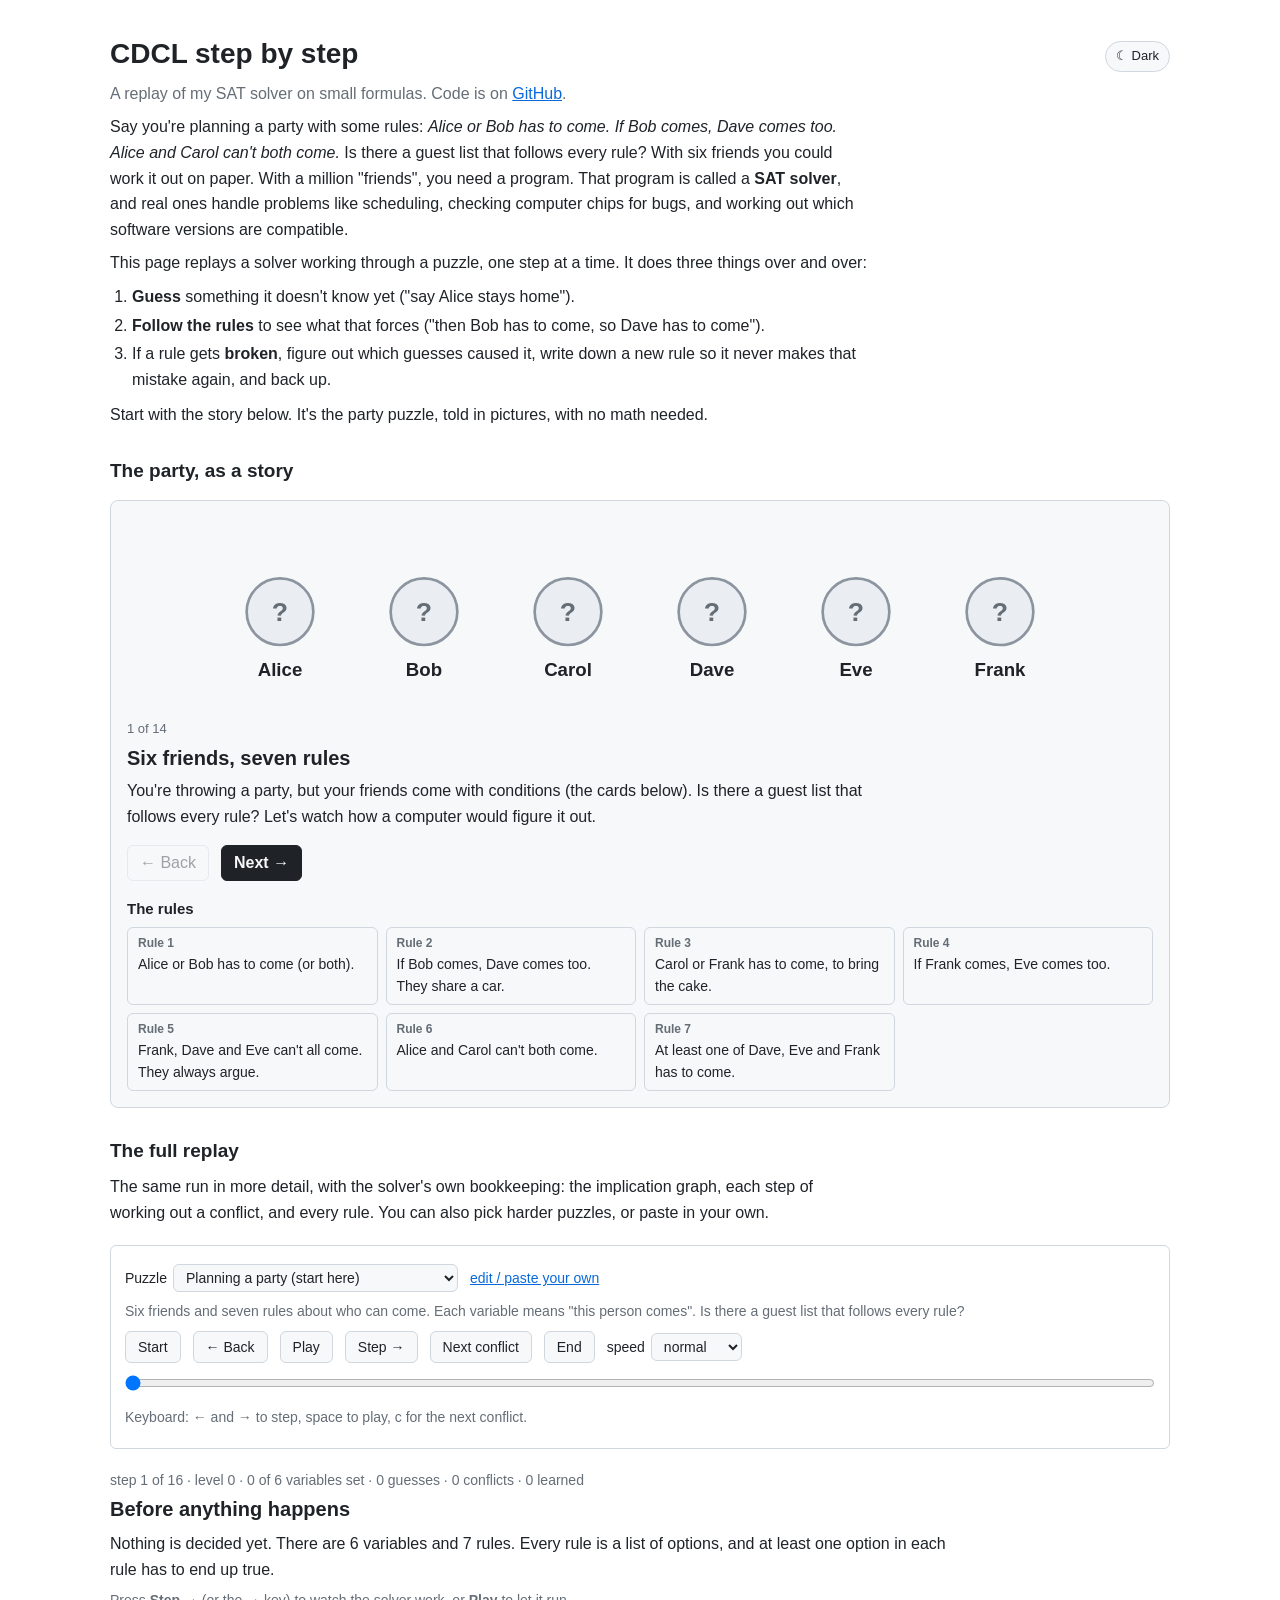
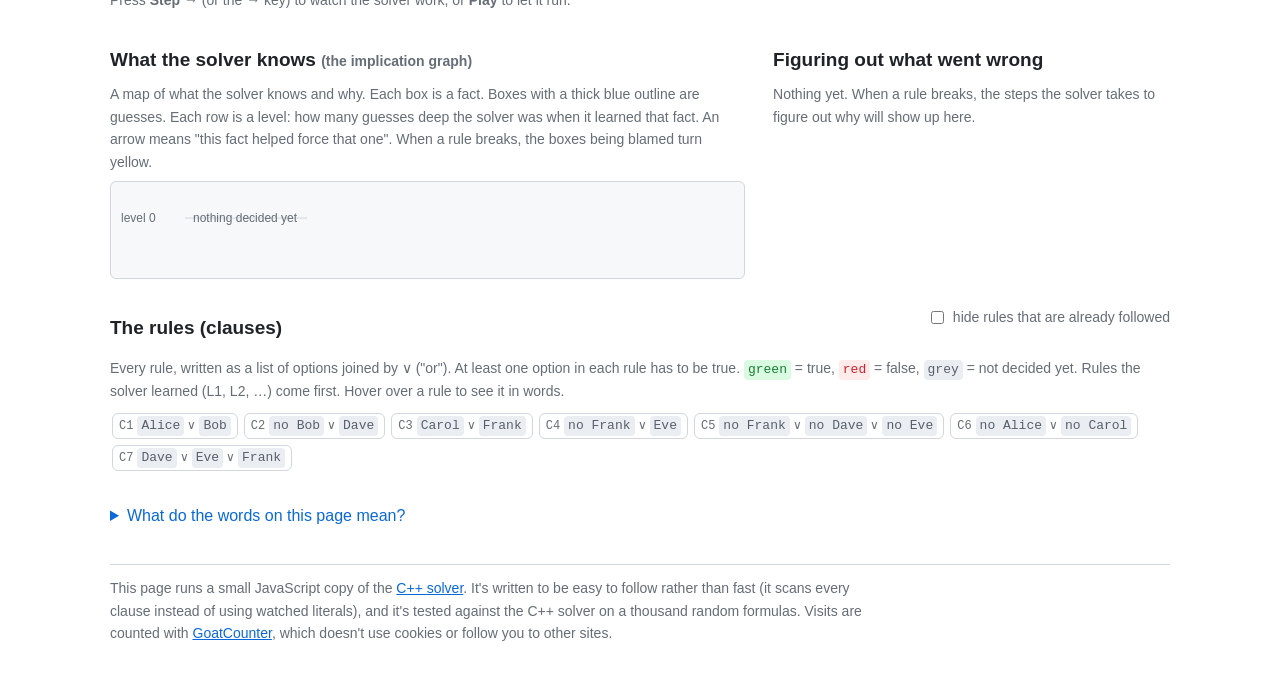
<file: docs/index.html>
<!doctype html>
<html lang="en">
<head>
  <meta charset="utf-8">
  <meta name="viewport" content="width=device-width, initial-scale=1">
  <title>CDCL step by step · logic-lab</title>
  <meta name="description" content="How computers solve logic puzzles, one step at a time, starting with planning a party. No math needed.">
  <link rel="icon" href="favicon.svg" type="image/svg+xml">
  <link rel="icon" href="favicon-32.png" sizes="32x32" type="image/png">
  <link rel="apple-touch-icon" href="apple-touch-icon.png">
  <!-- Link previews (iMessage, Slack, Discord, LinkedIn, X, ...) -->
  <meta property="og:type" content="website">
  <meta property="og:site_name" content="logic-lab">
  <meta property="og:title" content="Watch a SAT solver think">
  <meta property="og:description" content="How computers solve logic puzzles, one step at a time, starting with planning a party. No math needed.">
  <meta property="og:url" content="https://mamoonrkhan.github.io/logic-lab/">
  <meta property="og:image" content="https://mamoonrkhan.github.io/logic-lab/preview.png">
  <meta property="og:image:width" content="1200">
  <meta property="og:image:height" content="630">
  <meta property="og:image:alt" content="Six friends marked coming or staying home, next to a rule the solver learned: Frank and Dave can't both come.">
  <meta name="twitter:card" content="summary_large_image">
  <script>
    // Pick the color theme before the page draws, so it never flashes the wrong one:
    // the reader's saved choice if there is one, otherwise their system setting.
    (function () {
      var saved = null;
      try { saved = localStorage.getItem('theme'); } catch (e) {}
      var dark = saved ? saved === 'dark' : window.matchMedia('(prefers-color-scheme: dark)').matches;
      document.documentElement.setAttribute('data-theme', dark ? 'dark' : 'light');
    })();
  </script>
  <link rel="stylesheet" href="visualizer/style.css">
  <script defer src="visualizer/cdcl.js"></script>
  <script defer src="visualizer/app.js"></script>
  <script defer src="visualizer/story.js"></script>
  <!-- Visit counting with GoatCounter: no cookies, nothing that follows you across sites.
       It skips local files and pages shown inside frames, so testing doesn't count. -->
  <script data-goatcounter="https://mamoon.goatcounter.com/count" async src="https://gc.zgo.at/count.js"></script>
</head>
<body>
  <main>
    <div class="title-row">
      <h1>CDCL step by step</h1>
      <button id="theme-toggle" class="theme-toggle" type="button">☾ Dark</button>
    </div>
    <p class="sub">
      A replay of my SAT solver on small formulas. Code is on <a href="https://github.com/mamoonrkhan/logic-lab">GitHub</a>.
    </p>

    <p>
      Say you're planning a party with some rules: <i>Alice or Bob has to come. If Bob comes, Dave comes too.
      Alice and Carol can't both come.</i> Is there a guest list that follows every rule? With six friends you could
      work it out on paper. With a million "friends", you need a program. That program is called a
      <b>SAT solver</b>, and real ones handle problems like scheduling, checking computer chips for bugs, and
      working out which software versions are compatible.
    </p>
    <p>
      This page replays a solver working through a puzzle, one step at a time. It does three things over and over:
    </p>
    <ol class="plain-steps">
      <li><b>Guess</b> something it doesn't know yet ("say Alice stays home").</li>
      <li><b>Follow the rules</b> to see what that forces ("then Bob has to come, so Dave has to come").</li>
      <li>If a rule gets <b>broken</b>, figure out which guesses caused it, write down a new rule so it never makes
        that mistake again, and back up.</li>
    </ol>
    <p>Start with the story below. It's the party puzzle, told in pictures, with no math needed.</p>

    <h2>The party, as a story</h2>
    <figure class="story">
      <svg id="story-scene" viewBox="0 0 660 150" role="img" aria-label="Six friends, each coming, staying home, or not decided yet">
        <g id="story-friends"></g>
      </svg>
      <div class="story-body" aria-live="polite">
        <p class="where" id="story-count"></p>
        <div id="story-text"></div>
      </div>
      <div class="row">
        <button id="story-prev">← Back</button>
        <button id="story-next" class="primary">Next →</button>
      </div>
      <h3 class="cards-title">The rules</h3>
      <ol id="story-cards" class="cards"></ol>
    </figure>

    <h2>The full replay</h2>
    <p>
      The same run in more detail, with the solver's own bookkeeping: the implication graph, each step of working
      out a conflict, and every rule. You can also pick harder puzzles, or paste in your own.
    </p>

    <div class="controls">
      <div class="row">
        <label>Puzzle <select id="example"></select></label>
        <button id="edit-toggle" class="link" aria-expanded="false" aria-controls="editor">edit / paste your own</button>
      </div>
      <p id="blurb" class="note"></p>

      <div id="random-controls" class="row" hidden>
        <label>variables <input id="rand-n" type="number" min="3" max="40" value="12"></label>
        <label>clauses <input id="rand-m" type="number" min="1" max="300" value="51"></label>
        <label>seed <input id="rand-seed" type="number" min="1" value="1"></label>
        <button id="rand-go">Generate</button>
      </div>

      <div id="editor" hidden>
        <textarea id="dimacs" spellcheck="false" rows="10" aria-label="Formula in DIMACS CNF format"></textarea>
        <div class="row">
          <button id="solve">Run this formula</button>
          <span class="note">DIMACS format: one clause per line, ending in 0. Name a variable with a line like <code>c var 3 rain</code>.</span>
        </div>
      </div>
      <p id="error" class="error" hidden></p>

      <div class="row" role="toolbar" aria-label="Playback">
        <button id="first" title="Home">Start</button>
        <button id="prev" title="Left arrow">← Back</button>
        <button id="play" title="Space">Play</button>
        <button id="next" title="Right arrow">Step →</button>
        <button id="next-conflict" title="C">Next conflict</button>
        <button id="last" title="End">End</button>
        <label>speed
          <select id="speed">
            <option value="1">slow</option>
            <option value="2" selected>normal</option>
            <option value="6">fast</option>
            <option value="30">very fast</option>
          </select>
        </label>
      </div>
      <input id="scrub" type="range" min="0" value="0" aria-label="Step">
      <p class="note keys-hint">Keyboard: ← and → to step, space to play, c for the next conflict.</p>
    </div>

    <div class="now" aria-live="polite">
      <p class="where" id="where"></p>
      <div id="narrative"></div>
    </div>

    <div class="split">
      <section>
        <h2>What the solver knows <span class="note">(the implication graph)</span></h2>
        <p class="note">
          A map of what the solver knows and why. Each box is a fact. Boxes with a thick blue outline are guesses.
          Each row is a level: how many guesses deep the solver was when it learned that fact. An arrow means "this fact helped force that one". When a rule breaks,
          the boxes being blamed turn yellow.
        </p>
        <p class="note touch-hint">Swipe sideways inside the box to see the whole graph.</p>
        <div class="graph-scroll"><svg id="graph" role="img" aria-label="Implication graph"></svg></div>
      </section>
      <section>
        <h2>Figuring out what went wrong</h2>
        <div id="analysis"></div>
      </section>
    </div>

    <section>
      <div class="row between">
        <h2>The rules (clauses)</h2>
        <label class="note"><input type="checkbox" id="hide-sat"> hide rules that are already followed</label>
      </div>
      <p class="note">
        Every rule, written as a list of options joined by ∨ ("or"). At least one option in each rule has to be
        true. <span class="lit t">green</span> = true, <span class="lit f">red</span> = false,
        <span class="lit u">grey</span> = not decided yet. Rules the solver learned (L1, L2, …) come first.
        Hover over a rule to see it in words.
      </p>
      <div id="clauses" class="clause-grid"></div>
    </section>

    <details class="glossary">
      <summary>What do the words on this page mean?</summary>
      <dl>
        <dt>variable</dt><dd>Something that's either true or false, like "Alice comes to the party".</dd>
        <dt>literal</dt><dd>A variable or its opposite: "Alice comes" or "Alice doesn't come" (written ¬Alice or "no Alice").</dd>
        <dt>clause (rule)</dt><dd>A list of literals joined by "or". It's followed if at least one of them is true.</dd>
        <dt>forced (unit propagation)</dt><dd>When every option in a rule is ruled out except one, that last one has to be true.</dd>
        <dt>level</dt><dd>Which guess a fact came from. Facts on level 3 depend on the third guess.</dd>
        <dt>conflict</dt><dd>A rule where every option has been ruled out. Some guess was wrong.</dd>
        <dt>resolution</dt><dd>Combining two rules into a new one that follows from both. It's how the solver works out a learned rule.</dd>
        <dt>learned clause</dt><dd>A new rule the solver figured out from a conflict. It always follows from the original rules.</dd>
        <dt>backjump</dt><dd>Undoing several guesses at once, back to the last one that actually mattered.</dd>
        <dt>SAT / UNSAT</dt><dd>Satisfiable (some assignment follows every rule) or unsatisfiable (none does).</dd>
      </dl>
    </details>

    <hr>
    <p class="note">
      This page runs a small JavaScript copy of the <a href="https://github.com/mamoonrkhan/logic-lab/blob/main/src/cdcl.cpp">C++ solver</a>.
      It's written to be easy to follow rather than fast (it scans every clause instead of using watched literals),
      and it's tested against the C++ solver on a thousand random formulas.
      Visits are counted with <a href="https://www.goatcounter.com">GoatCounter</a>, which doesn't use cookies or
      follow you to other sites.
    </p>
  </main>

  <script>
    // The light/dark toggle. The starting theme is set by a small script in the page's <head>.
    (function () {
      'use strict';
      const root = document.documentElement;
      const button = document.getElementById('theme-toggle');
      const system = window.matchMedia('(prefers-color-scheme: dark)');
      const saved = () => { try { return localStorage.getItem('theme'); } catch (e) { return null; } };

      function label() {
        const dark = root.getAttribute('data-theme') === 'dark';
        button.textContent = dark ? '☀ Light' : '☾ Dark';
        button.setAttribute('aria-label', dark ? 'Switch to light mode' : 'Switch to dark mode');
      }

      button.addEventListener('click', () => {
        const next = root.getAttribute('data-theme') === 'dark' ? 'light' : 'dark';
        root.setAttribute('data-theme', next);
        try { localStorage.setItem('theme', next); } catch (e) { /* private browsing: just don't remember */ }
        label();
      });

      // Until the reader picks a theme, follow the system setting if it changes.
      system.addEventListener('change', (e) => {
        if (!saved()) {
          root.setAttribute('data-theme', e.matches ? 'dark' : 'light');
          label();
        }
      });

      label();
    })();
  </script>
</body>
</html>
</file>
<file: docs/visualizer/style.css>
:root {
  --text: #1f2328;
  --muted: #656d76;
  --line: #d0d7de;
  --box: #f6f8fa;
  --link: #0969da;
  --true: #1a7f37;
  --true-bg: #dafbe1;
  --false: #cf222e;
  --false-bg: #ffebe9;
  --unk: #57606a;
  --unk-bg: #eaeef2;
  --decision: #0969da;
  --implied: #8c959f;
  --conflict: #cf222e;
  --cut: #fff8c5;
  --cut-edge: #bf8700;
  --uip: #eac54f;
  --learned: #8250df;
  --learned-bg: #fbefff;
  --mono: ui-monospace, Menlo, Consolas, monospace;
  --page: #ffffff;
  color-scheme: light;
}
:root[data-theme="dark"] {
  --text: #e6edf3;
  --muted: #9198a1;
  --line: #3d444d;
  --box: #151b23;
  --link: #4493f8;
  --true: #3fb950;
  --true-bg: #12261e;
  --false: #f85149;
  --false-bg: #2d1214;
  --unk: #b7bdc8;
  --unk-bg: #262c36;
  --decision: #4493f8;
  --implied: #656c76;
  --conflict: #f85149;
  --cut: #3b2e00;
  --cut-edge: #d29922;
  --uip: #d29922;
  --learned: #ab7df8;
  --learned-bg: #231a35;
  --page: #0d1117;
  color-scheme: dark;
}

* { box-sizing: border-box; }
body { background: var(--page); }
[hidden] { display: none !important; }

body {
  margin: 0;
  color: var(--text);
  font: 16px/1.6 -apple-system, BlinkMacSystemFont, "Segoe UI", Helvetica, Arial, sans-serif;
}
main { max-width: 1100px; margin: 0 auto; padding: 32px 20px 48px; }
main > p { max-width: 760px; }
a { color: var(--link); }
code { font: 13px var(--mono); }
h1 { font-size: 28px; margin: 0 0 4px; }
h2 { font-size: 19px; margin: 28px 0 6px; }
p { margin: 8px 0; }
hr { border: 0; border-top: 1px solid var(--line); margin: 36px 0 12px; }
.sub { color: var(--muted); margin-top: 0; }
.note { color: var(--muted); font-size: 14px; }
.error { color: var(--false); }

/* ---------------------------------------------------------------- controls */

.controls { border: 1px solid var(--line); border-radius: 6px; padding: 12px 14px; margin: 20px 0; font-size: 14px; }
.row { display: flex; flex-wrap: wrap; align-items: center; gap: 8px 12px; margin: 6px 0; }
.row.between { justify-content: space-between; }
.row label { display: inline-flex; align-items: center; gap: 6px; }
select, input[type=number], textarea {
  font: inherit; color: var(--text); background: var(--box);
  border: 1px solid var(--line); border-radius: 6px; padding: 4px 8px;
}
#example { max-width: 440px; }
input[type=number] { width: 80px; font-family: var(--mono); }
textarea { width: 100%; font: 13px/1.45 var(--mono); margin-top: 6px; }
button {
  font: inherit; color: var(--text); background: var(--box);
  border: 1px solid var(--line); border-radius: 6px; padding: 4px 12px; cursor: pointer;
}
button:hover { border-color: var(--muted); }
button.link { border: 0; background: none; color: var(--link); padding: 0; text-decoration: underline; }
#scrub { width: 100%; margin: 6px 0 0; }

/* ---------------------------------------------------------------- current step */

.now { min-height: 140px; }
.where { color: var(--muted); font-size: 14px; margin: 0; font-variant-numeric: tabular-nums; }
#narrative h3 { font-size: 20px; margin: 2px 0 6px; }
#narrative p { margin: 0 0 6px; max-width: 840px; }
#narrative .bad { color: var(--conflict); }
#narrative .good { color: var(--true); }
#narrative .aside { color: var(--muted); font-size: 14px; }

/* ---------------------------------------------------------------- graph and analysis */

.split { display: grid; grid-template-columns: minmax(0, 1.6fr) minmax(260px, 1fr); gap: 28px; }
.graph-scroll { overflow: auto; max-height: 480px; background: var(--box); border: 1px solid var(--line); border-radius: 6px; }
#graph { display: block; font: 12.5px var(--mono); }
#graph .lane { stroke: var(--line); }
#graph .lane-label { fill: var(--muted); font: 12px -apple-system, BlinkMacSystemFont, "Segoe UI", sans-serif; }
#graph .edge { fill: none; stroke: var(--implied); stroke-width: 1.3; }
#graph .edge.bad { stroke: var(--conflict); stroke-width: 1.7; }
#graph .arrowhead { fill: var(--implied); }
#graph .arrowhead.bad { fill: var(--conflict); }
#graph .node rect { fill: var(--box); stroke: var(--implied); stroke-width: 1.2; }
#graph .node text { text-anchor: middle; fill: var(--text); }
#graph .node.pos text { fill: var(--true); }
#graph .node.neg text { fill: var(--false); }
#graph .node.decision rect { stroke: var(--decision); stroke-width: 2.5; }
#graph .node.cut rect { fill: var(--cut); stroke: var(--cut-edge); stroke-width: 1.6; }
#graph .node.resolved { opacity: .4; }
#graph .node.resolved rect { stroke-dasharray: 3 3; }
#graph .node.uip rect { fill: var(--uip); stroke: var(--cut-edge); }
#graph .node.uip text { fill: #1f2328; }
#graph .node.kappa rect { fill: var(--false-bg); stroke: var(--conflict); stroke-width: 2; }
#graph .node.kappa text { fill: var(--conflict); font-weight: 600; }

#analysis { font-size: 14px; }
#analysis .empty { color: var(--muted); }
.derivation { list-style: none; margin: 0; padding: 0; max-height: 520px; overflow: auto; }
.derivation li { padding: 6px 0; border-bottom: 1px solid var(--line); }
.derivation li:last-child { border-bottom: 0; }
.derivation .what { display: block; color: var(--muted); font-size: 13px; }
.derivation .learned-row .what { color: var(--learned); font-weight: 600; }
.derivation .then { display: block; margin-top: 2px; }
.caption { color: var(--muted); font-size: 13px; }

/* ---------------------------------------------------------------- literals and clauses */

.lit { display: inline-block; padding: 0 4px; border-radius: 4px; font: 13px/20px var(--mono); white-space: nowrap; }
.lit.t { color: var(--true); background: var(--true-bg); }
.lit.f { color: var(--false); background: var(--false-bg); }
.lit.u { color: var(--unk); background: var(--unk-bg); }
.or { color: var(--muted); margin: 0 3px; font: 12px var(--mono); }
.paren { color: var(--muted); font-family: var(--mono); }
.empty-clause { font-weight: 600; color: var(--conflict); }
.ctag { font: 12px var(--mono); color: var(--muted); margin-right: 4px; }
.ctag.learned { color: var(--learned); font-weight: 600; }

.clause-grid { display: flex; flex-wrap: wrap; gap: 6px; max-height: 360px; overflow: auto; padding: 2px; }
.cl { display: inline-flex; align-items: center; padding: 2px 6px; border: 1px solid var(--line); border-radius: 6px; }
.cl.sat { opacity: .45; }
.cl.unit { border-color: var(--cut-edge); }
.cl.conflict { border-color: var(--conflict); background: var(--false-bg); opacity: 1; }
.cl.is-learned { background: var(--learned-bg); }
.cl.focus { opacity: 1; outline: 2px solid var(--link); outline-offset: 1px; }

@media (max-width: 900px) {
  .split { grid-template-columns: 1fr; }
}

/* ---------------------------------------------------------------- explanations for newcomers */

.plain-steps { max-width: 760px; margin: 6px 0 10px; padding-left: 22px; }
.plain-steps li { margin: 3px 0; }
#narrative .rule { margin: 4px 0 8px; padding: 4px 10px; border-left: 3px solid var(--line); font-style: italic; }
.glossary { margin-top: 30px; }
.glossary summary { cursor: pointer; color: var(--link); }
.glossary dl { display: grid; grid-template-columns: max-content 1fr; gap: 4px 16px; font-size: 14px; margin: 10px 0 0; }
.glossary dt { font-weight: 600; }
.glossary dd { margin: 0; color: var(--muted); }

/* ---------------------------------------------------------------- animation */

#narrative.fade { animation: fade-up .35s ease-out; }
@keyframes fade-up { from { opacity: 0; transform: translateY(4px); } }

/* New facts pop in; the inner group is animated so the outer translate() stays put. */
#graph .pop { transform-box: fill-box; transform-origin: center; }
#graph .enter .pop { animation: pop-in .4s cubic-bezier(.2, 1.4, .4, 1); }
@keyframes pop-in { from { opacity: 0; transform: scale(.4); } }

/* Arrows into a new fact draw themselves (pathLength="1" makes the dash maths easy). */
#graph .edge.draw { stroke-dasharray: 1; stroke-dashoffset: 1; animation: draw .45s ease-out .1s forwards; }
@keyframes draw { to { stroke-dashoffset: 0; } }

/* Facts undone by a backjump fade away where they were. */
#graph .leave { pointer-events: none; }
#graph .leave .pop { animation: leave .7s ease-in forwards; }
#graph .leave rect { fill: var(--box); stroke: var(--implied); stroke-dasharray: 3 3; }
#graph .leave text { fill: var(--muted); }
@keyframes leave { to { opacity: 0; transform: translateY(10px) scale(.8); } }

#graph .shake .pop { animation: pop-in .3s ease-out, shake .45s ease-in-out .3s; }
@keyframes shake { 20%, 60% { transform: translateX(-4px); } 40%, 80% { transform: translateX(4px); } }

/* Rules whose status just changed flash briefly. */
.cl.flash { animation: flash 1s ease-out; }
@keyframes flash { from { box-shadow: 0 0 0 4px var(--cut-edge); } to { box-shadow: 0 0 0 0 transparent; } }

@media (prefers-reduced-motion: reduce) {
  *, *::before, *::after { animation: none !important; transition: none !important; }
  #graph .edge.draw { stroke-dashoffset: 0; }
  #graph .leave { display: none; }
}

/* ---------------------------------------------------------------- beginner story */

.story { margin: 14px 0 8px; border: 1px solid var(--line); border-radius: 8px; padding: 12px 16px 16px; background: var(--box); }
#story-scene { display: block; width: 100%; height: auto; max-height: 200px; }
#story-scene .friend circle { fill: var(--unk-bg); stroke: var(--implied); stroke-width: 2; transition: fill .45s, stroke .45s; }
#story-scene .friend .mark { font: 700 20px -apple-system, BlinkMacSystemFont, sans-serif; text-anchor: middle; fill: var(--muted); }
#story-scene .friend .name { font: 600 14px -apple-system, BlinkMacSystemFont, sans-serif; text-anchor: middle; fill: var(--text); }
#story-scene .friend .status { font: 12px -apple-system, BlinkMacSystemFont, sans-serif; text-anchor: middle; fill: var(--muted); }
#story-scene .friend.in circle { fill: var(--true-bg); stroke: var(--true); }
#story-scene .friend.in .mark { fill: var(--true); }
#story-scene .friend.out circle { fill: var(--false-bg); stroke: var(--false); }
#story-scene .friend.out .mark { fill: var(--false); }
#story-scene .friend.clash circle { stroke: var(--conflict); stroke-width: 3.5; }
#story-scene .friend.blamed circle { stroke: var(--cut-edge); stroke-width: 3.5; }
#story-scene .tag rect { fill: var(--box); stroke: var(--line); }
#story-scene .tag.guess rect { stroke: var(--decision); stroke-width: 1.5; }
#story-scene .tag text { font: 11px -apple-system, BlinkMacSystemFont, sans-serif; text-anchor: middle; fill: var(--muted); }
#story-scene .tag.guess text { fill: var(--decision); font-weight: 600; }
#story-scene .body { transform-box: fill-box; transform-origin: center; }

.story-body { min-height: 120px; margin-top: 6px; }
.story-body .where { color: var(--muted); font-size: 13px; margin: 0; }
#story-text h3 { font-size: 20px; margin: 2px 0 4px; }
#story-text p { margin: 0; max-width: 760px; }
#story-text .bad { color: var(--conflict); }
#story-text .good { color: var(--true); }
#story-text.fade { animation: fade-up .35s ease-out; }
.story button.primary { background: var(--text); color: var(--box); border-color: var(--text); font-weight: 600; }
.story button:disabled { opacity: .4; cursor: default; }

.cards-title { font-size: 15px; margin: 16px 0 6px; }
.cards { list-style: none; margin: 0; padding: 0; display: grid; grid-template-columns: repeat(auto-fill, minmax(230px, 1fr)); gap: 8px; }
.card { border: 1px solid var(--line); border-radius: 6px; padding: 6px 10px; background: var(--box); font-size: 14px; transition: background .3s, border-color .3s; }
.card .num { display: block; font-size: 12px; font-weight: 600; color: var(--muted); }
.card.used { border-color: var(--cut-edge); background: var(--cut); }
.card.broken { border-color: var(--conflict); background: var(--false-bg); animation: card-shake .5s ease-in-out .15s; }
.card.learned { border-style: dashed; border-color: var(--learned); background: var(--learned-bg); }
.card.learned .num { color: var(--learned); }
.card.learned.used { border-style: solid; }
.card.new { animation: card-in .6s cubic-bezier(.2, 1.3, .4, 1); }
@keyframes card-shake { 20%, 60% { transform: translateX(-5px); } 40%, 80% { transform: translateX(5px); } }
@keyframes card-in { from { opacity: 0; transform: translateY(-14px) scale(.9); } }

/* A friend whose answer just changed pops; one whose answer was taken back shrinks first. */
#story-scene .arrive .body { animation: pop-in .45s cubic-bezier(.2, 1.4, .4, 1); }
#story-scene .reset .body { animation: reset .6s ease-out; }
@keyframes reset { 0% { transform: scale(1); opacity: 1; } 40% { transform: scale(.7); opacity: .3; } 100% { transform: scale(1); opacity: 1; } }
#story-scene .clash .body { animation: shake .45s ease-in-out .1s; }
#story-scene .tag { animation: fade-in .35s ease-out; }
@keyframes fade-in { from { opacity: 0; } }
/* The end: everyone who's coming does a little hop, one after another. */
#story-scene .party.in .body { animation: hop .6s ease-in-out calc(var(--i) * 90ms) 2; }
@keyframes hop { 50% { transform: translateY(-10px); } }

@media (prefers-reduced-motion: reduce) {
  #story-scene *, .card { animation: none !important; transition: none !important; }
}

/* ---------------------------------------------------------------- phones and touch screens */

select { max-width: 100%; }
.row label { flex-wrap: wrap; max-width: 100%; }
#example { min-width: 0; }
.touch-hint { display: none; }

@media (hover: none) {
  .keys-hint { display: none; }
  .touch-hint { display: block; }
}
@media (pointer: coarse) {
  button { padding: 8px 14px; }
  button.link { padding: 4px 0; }
  .story .row button { min-width: 96px; }
}
@media (max-width: 560px) {
  main { padding: 20px 14px 40px; }
  h1 { font-size: 24px; }
  /* iPhones zoom into any input with text smaller than 16px, so keep them at 16px. */
  select, input[type=number], textarea { font-size: 16px; }
  .controls { padding: 10px; }
  .controls .row label { width: 100%; }
  #example { flex: 1; width: 100%; }
  .story { padding: 10px; }
  #story-scene { max-height: none; }
  #story-text h3 { font-size: 18px; }
  #narrative h3 { font-size: 18px; }
  .glossary dl { grid-template-columns: 1fr; gap: 0 0; }
  .glossary dd { margin-bottom: 8px; }
  .graph-scroll { max-height: 420px; }
}

/* ---------------------------------------------------------------- light/dark toggle */

.title-row { display: flex; align-items: center; justify-content: space-between; gap: 12px; }
.theme-toggle { flex: none; font-size: 13px; padding: 4px 10px; border-radius: 999px; }
</file>
